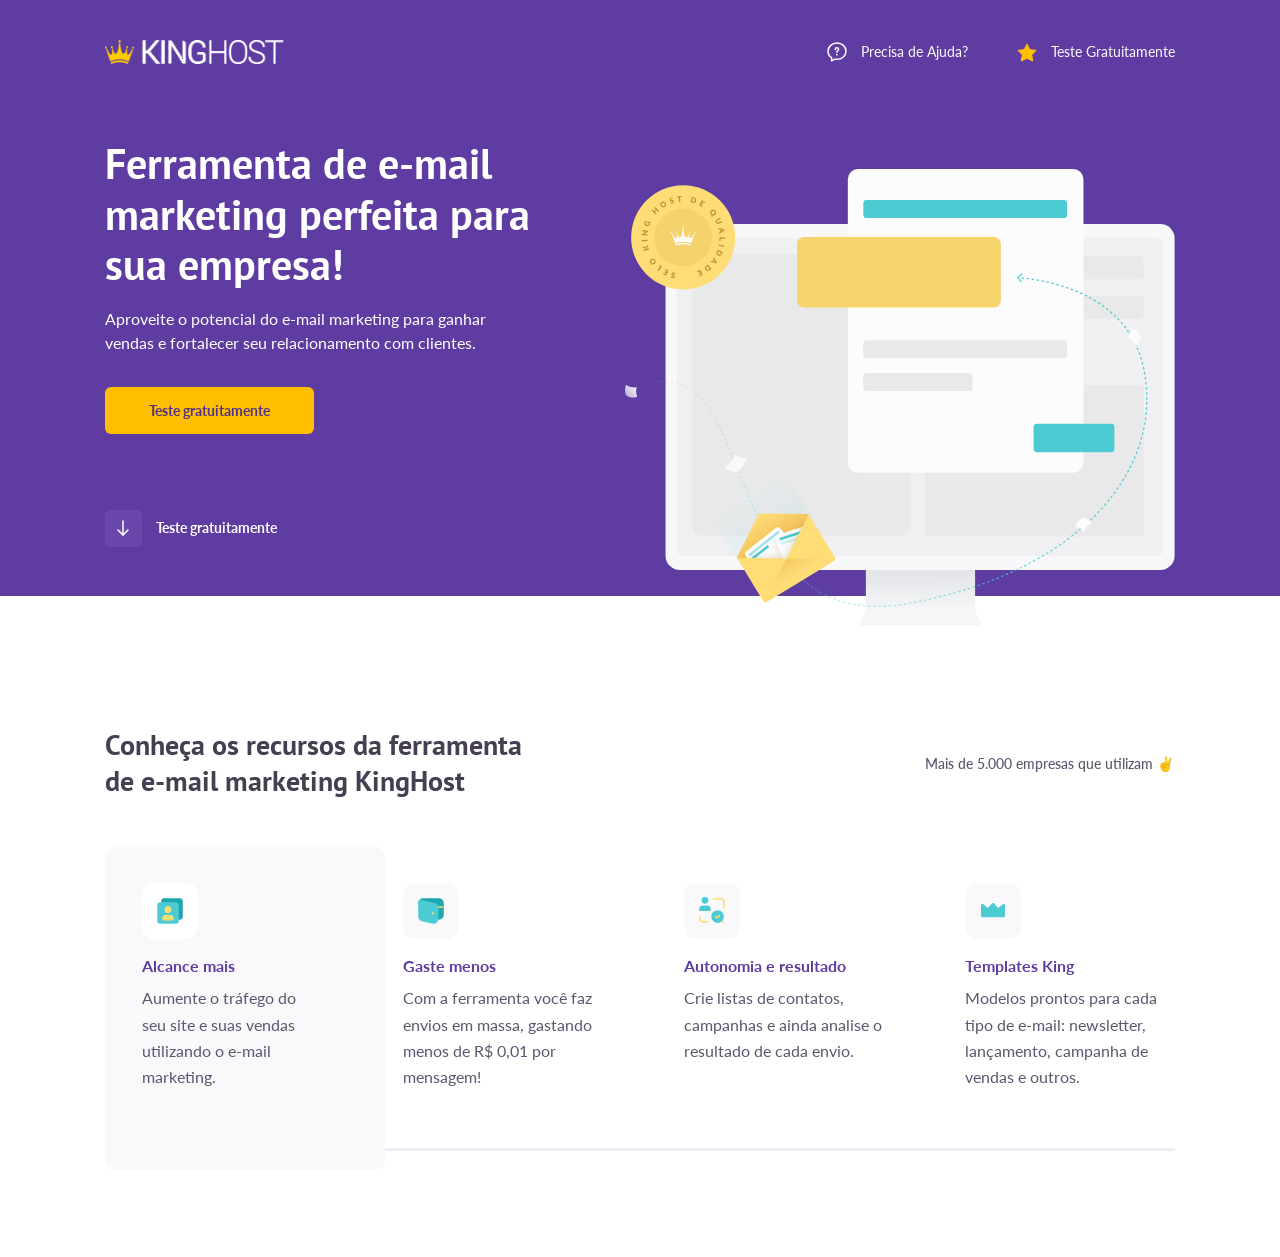
<file: projetos/lp-hostinger/index.html>
<!DOCTYPE html>
<html lang="pt-br">
  <head>
    <meta charset="UTF-8" />
    <meta http-equiv="x-ua-compatible" content="ie=edge" />
    <meta name="viewport" content="width=device-width, initial-scale=1.0" />
    <link rel="preconnect" href="https://fonts.googleapis.com" />
    <link rel="preconnect" href="https://fonts.gstatic.com" crossorigin />
    <link
      href="https://fonts.googleapis.com/css2?family=Lato:wght@400;700&family=PT+Sans:wght@700&display=swap"
      rel="stylesheet"
    />
    <link rel="stylesheet" href="css/main.css" />
    <title>Landing Page - Hostinger</title>
  </head>
  <body>
    <header>
      <div class="container">
        <a href="" class="logo">
          <img src="img/logo.svg" alt=" Logo Hostinger" />
        </a>
        <nav>
          <ul>
            <li>
              <a href="">
                <img src="img/icon-help.svg" alt="Icone de Ajuda" />
                <span>Precisa de Ajuda?</span>
              </a>
            </li>
            <li>
              <a href="">
                <img src="img/icon-star.svg" alt="Icone de Ajuda" />
                <span>Teste Gratuitamente</span>
              </a>
            </li>
          </ul>
        </nav>
      </div>
    </header>

    <section class="s-hero">
      <div class="container">
        <div class="text">
          <h1>Ferramenta de e-mail marketing perfeita para sua empresa!</h1>
          <p>
            Aproveite o potencial do e-mail marketing para ganhar vendas e
            fortalecer seu relacionamento com clientes.
          </p>
          <button>Teste gratuitamente</button>
          <div class="conheca">
            <div class="icon">
              <img src="img/icon-arrow.svg" alt="Icone Arrow" />
            </div>
            <span>Teste gratuitamente</span>
          </div>
        </div>
        <div class="image">
          <img src="img/ilustra.svg" alt="Ilustracao da Hero Section" />
        </div>
      </div>
    </section>

    <section class="s-resources">
      <div class="container">
        <div class="top">
          <h2>
            Conheça os recursos da ferramenta de e-mail marketing KingHost
          </h2>
          <p>Mais de 5.000 empresas que utilizam ✌️</p>
        </div>
        <div class="content">
          <div class="card-feature">
            <div class="icon">
              <img src="img/icone-alcance.svg" alt="" />
            </div>
            <div class="info">
              <h4>Alcance mais</h4>
              <p>
                Aumente o tráfego do seu site e suas vendas utilizando o e-mail
                marketing.
              </p>
            </div>
          </div>
          <ul>
            <li>
              <div class="icon">
                <img src="img/icone-gaste-menos.svg" alt="" />
              </div>
              <div class="info">
                <h4>Gaste menos</h4>
                <p>
                  Com a ferramenta você faz envios em massa, gastando menos de
                  R$ 0,01 por mensagem!
                </p>
              </div>
            </li>
            <li>
              <div class="icon">
                <img src="img/icone-autonomia.svg" alt="" />
              </div>
              <div class="info">
                <h4>Autonomia e resultado</h4>
                <p>
                  Crie listas de contatos, campanhas e ainda analise o resultado
                  de cada envio.
                </p>
              </div>
            </li>
            <li>
              <div class="icon">
                <img src="img/icon-templates.svg" alt="" />
              </div>
              <div class="info">
                <h4>Templates King</h4>
                <p>
                  Modelos prontos para cada tipo de e-mail: newsletter,
                  lançamento, campanha de vendas e outros.
                </p>
              </div>
            </li>
          </ul>
        </div>
      </div>
    </section>
  </body>
</html>
</file>
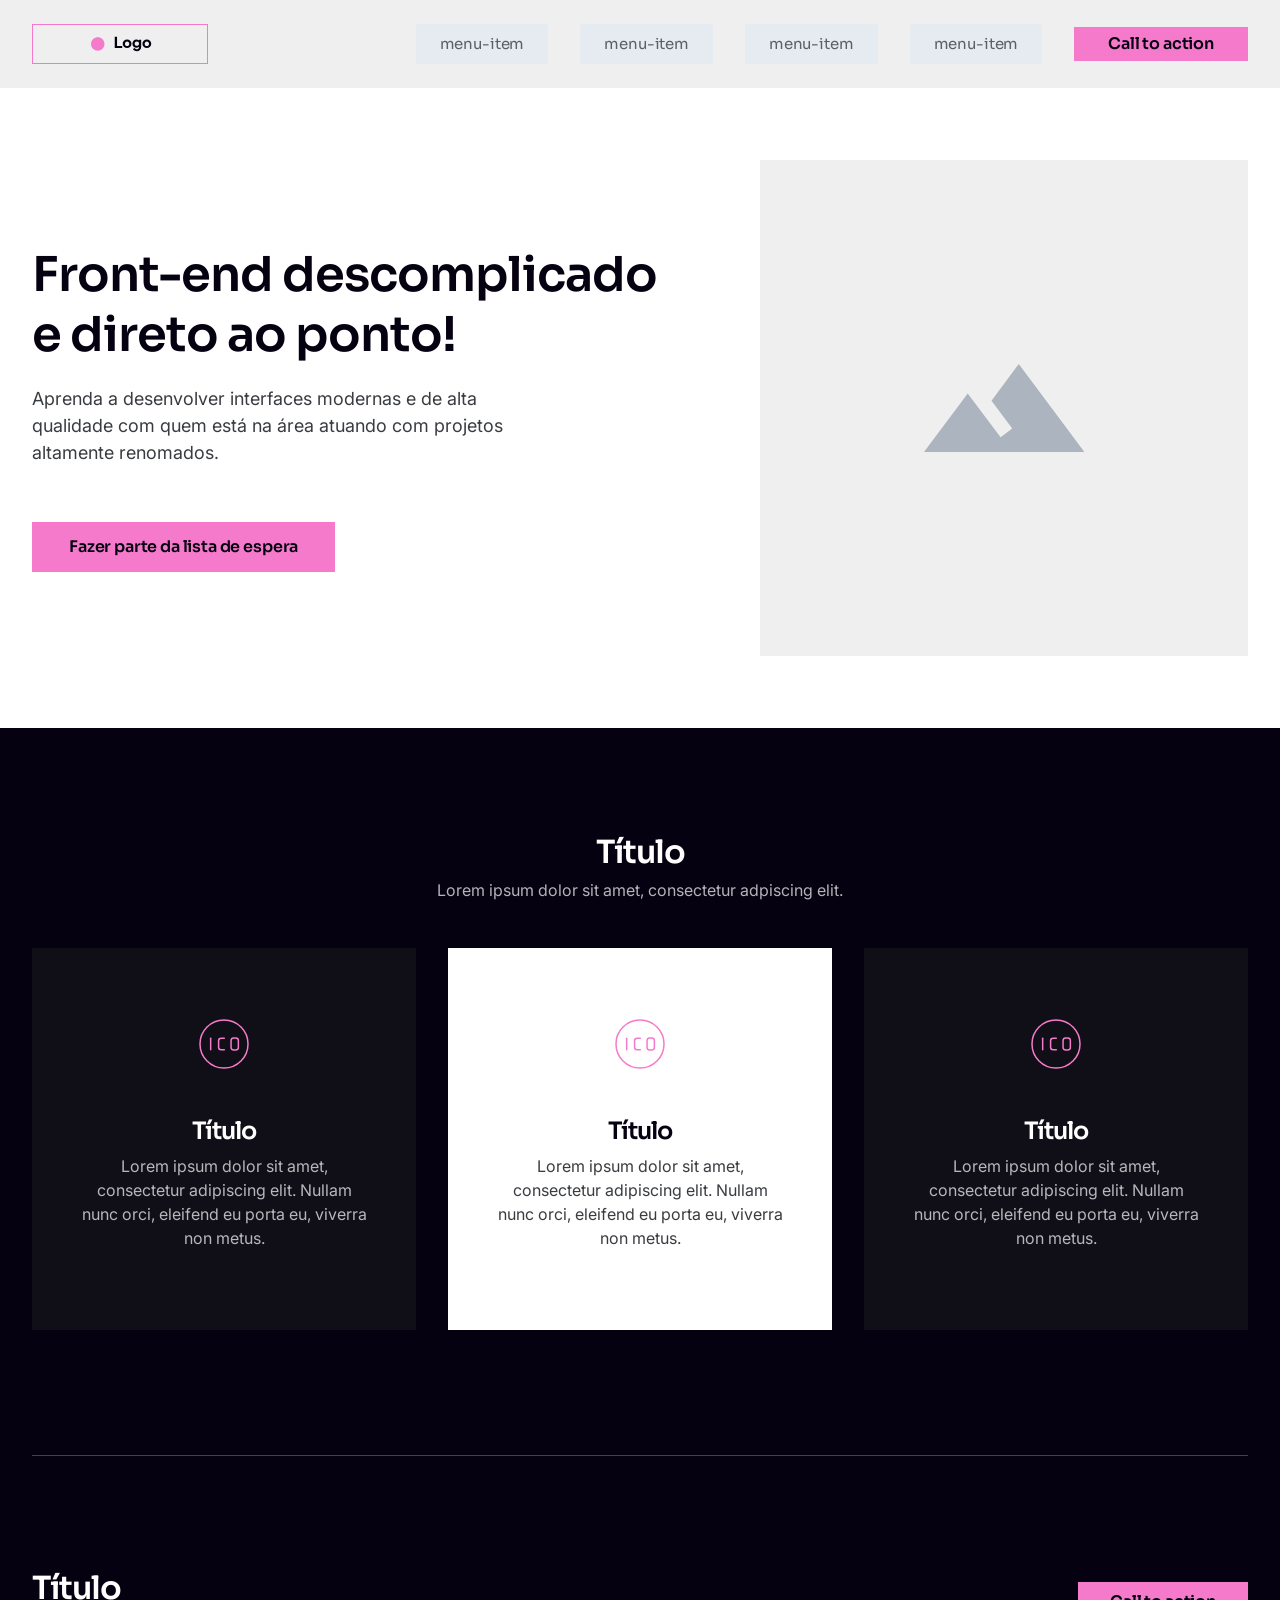
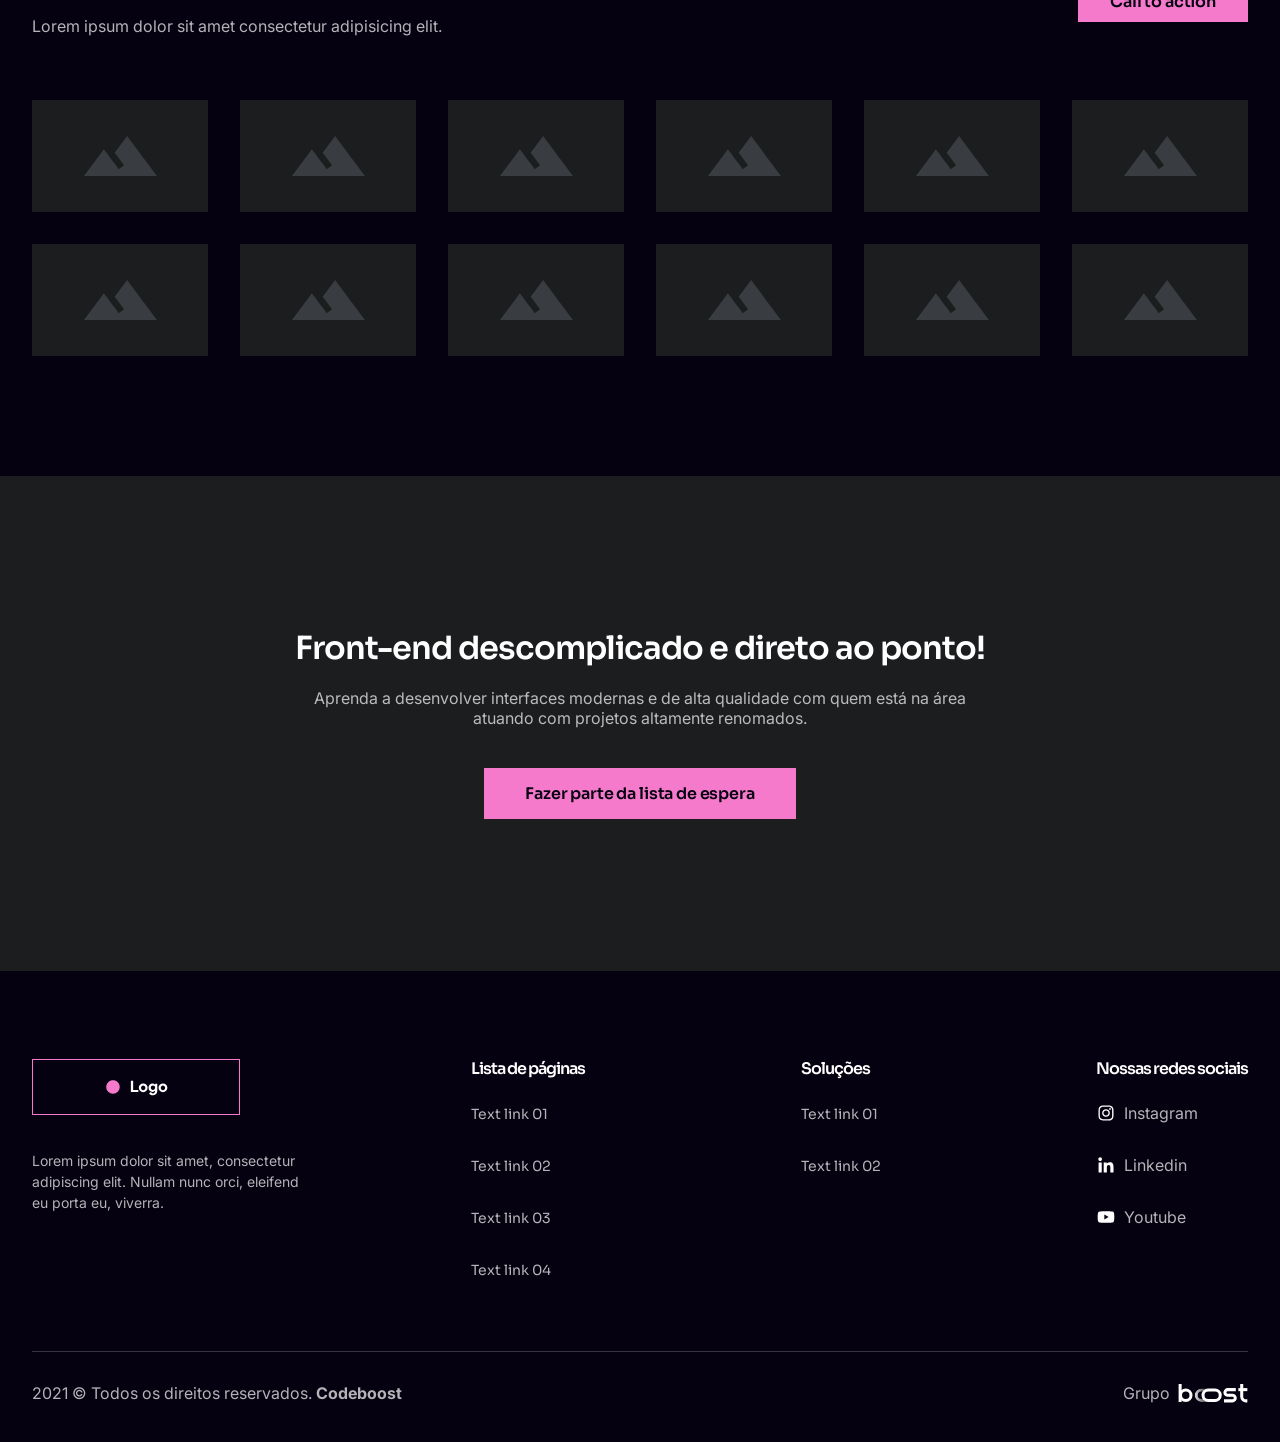
<file: projetos/wireframe/index.html>
<!DOCTYPE html>
<html lang="pt-br">
  <head>
    <meta charset="UTF-8" />
    <meta http-equiv="X-UA-Compatible" content="IE=edge" />
    <meta name="viewport" content="width=device-width, initial-scale=1.0" />
    <!-- FONTES -->
    <link rel="preconnect" href="https://fonts.googleapis.com" />
    <link rel="preconnect" href="https://fonts.gstatic.com" crossorigin />
    <link
      href="https://fonts.googleapis.com/css2?family=Inter:wght@400;700&family=Sora:wght@400;600&display=swap"
      rel="stylesheet"
    />
    <!-- IMPORT DOS ARQUIVOS DO CSS -->
    <link rel="stylesheet" href="css/variables.css" />
    <link rel="stylesheet" href="css/grid.css" />
    <link rel="stylesheet" href="css/patterns.css" />
    <link rel="stylesheet" href="css/syles.css" />
    <link rel="stylesheet" href="css/reset.css" />
    <link rel="stylesheet" href="css/responsive.css" />
    <title>Projeto Wireframe</title>
  </head>
  <body>
    <header>
      <div class="container">
        <a href="./" class="logo"><img src="img/logo.svg" alt="" /></a>
        <nav>
          <ul>
            <li>
              <a href="" class="menu-item">menu-item</a>
            </li>
            <li>
              <a href="" class="menu-item">menu-item</a>
            </li>
            <li>
              <a href="" class="menu-item">menu-item</a>
            </li>
            <li>
              <a href="" class="menu-item">menu-item</a>
            </li>
          </ul>
          <button class="btn-primary">Call to action</button>
        </nav>
        <button class="menu-item menu-mobile">Menu Mobile</button>
      </div>
    </header>

    <section class="s-hero">
      <div class="container">
        <div class="text">
          <h1>Front-end descomplicado e direto ao ponto!</h1>
          <p>
            Aprenda a desenvolver interfaces modernas e de alta qualidade com
            quem está na área atuando com projetos altamente renomados.
          </p>
          <a href="http://" class="btn-primary"
            >Fazer parte da lista de espera</a
          >
        </div>
        <div class="image">
          <img src="img/img-hero.svg" alt="Image Hero" />
        </div>
      </div>
    </section>

    <section class="s-card-featured">
      <div class="container">
        <div class="main-area">
          <div class="title center">
            <h2>Título</h2>
            <p>Lorem ipsum dolor sit amet, consectetur adpiscing elit.</p>
          </div>
          <div class="all-cards">
            <div class="card">
              <div class="icon">
                <img src="img/icon-circle.svg" alt="" />
              </div>
              <div class="info">
                <h3>Título</h3>
                <p>
                  Lorem ipsum dolor sit amet, consectetur adipiscing elit.
                  Nullam nunc orci, eleifend eu porta eu, viverra non metus.
                </p>
              </div>
            </div>
            <div class="card white">
              <div class="icon">
                <img src="img/icon-circle.svg" alt="" />
              </div>
              <div class="info">
                <h3>Título</h3>
                <p>
                  Lorem ipsum dolor sit amet, consectetur adipiscing elit.
                  Nullam nunc orci, eleifend eu porta eu, viverra non metus.
                </p>
              </div>
            </div>
            <div class="card">
              <div class="icon">
                <img src="img/icon-circle.svg" alt="" />
              </div>
              <div class="info">
                <h3>Título</h3>
                <p>
                  Lorem ipsum dolor sit amet, consectetur adipiscing elit.
                  Nullam nunc orci, eleifend eu porta eu, viverra non metus.
                </p>
              </div>
            </div>
          </div>
        </div>
        <div class="second-area">
          <div class="top">
            <div class="title">
              <h2>Título</h2>
              <p>Lorem ipsum dolor sit amet consectetur adipisicing elit.</p>
            </div>
            <a href="" class="btn-primary">Call to action</a>
          </div>
          <div class="all-imgs">
            <div class="image">
              <img src="img/thumb.svg" alt="">
            </div>
            <div class="image">
              <img src="img/thumb.svg" alt="">
            </div>
            <div class="image">
              <img src="img/thumb.svg" alt="">
            </div>
            <div class="image">
              <img src="img/thumb.svg" alt="">
            </div>
            <div class="image">
              <img src="img/thumb.svg" alt="">
            </div>
            <div class="image">
              <img src="img/thumb.svg" alt="">
            </div>
            <div class="image">
              <img src="img/thumb.svg" alt="">
            </div>
            <div class="image">
              <img src="img/thumb.svg" alt="">
            </div>
            <div class="image">
              <img src="img/thumb.svg" alt="">
            </div>
            <div class="image">
              <img src="img/thumb.svg" alt="">
            </div>
            <div class="image">
              <img src="img/thumb.svg" alt="">
            </div>
            <div class="image">
              <img src="img/thumb.svg" alt="">
            </div>
          </div>
        </div>
      </div>
    </section>

    <section class="s-newsletter">
      <div class="container">
        <h2>Front-end descomplicado e direto ao ponto!</h2>
        <p>Aprenda a desenvolver interfaces modernas e de alta qualidade com quem está na área atuando com projetos altamente renomados.</p>
        <a href="" class="btn-primary">Fazer parte da lista de espera</a>
      </div>
    </section>

    <footer>
      <div class="container">
        <main>
          <div class="area-left">
            <img src="img/logo-footer.svg" alt="Logo do footer">
            <p>Lorem ipsum dolor sit amet, consectetur adipiscing elit. Nullam nunc orci, eleifend eu porta eu, viverra.</p>
          </div>
          <nav>
            <div class="item">
              <h6>Lista de páginas</h6>
              <ul>
                <li>
                  <a href="">Text link 01</a>
                </li>
                <li>
                  <a href="">Text link 02</a>
                </li>
                <li>
                  <a href="">Text link 03</a>
                </li>
                <li>
                  <a href="">Text link 04</a>
                </li>
              </ul>
            </div>
            <div class="item">
              <h6>Soluções</h6>
              <ul>
                <li>
                  <a href="">Text link 01</a>
                </li>
                <li>
                  <a href="">Text link 02</a>
                </li>
              </ul>
            </div>
            <div class="item">
              <h6>Nossas redes sociais</h6>
              <ul>
                <li>
                  <a href="">
                    <img src="./img/instagram.svg" alt="Icone Instagram">
                    <span>Instagram</span>
                  </a>
                </li>
                <li>
                  <a href="">
                    <img src="./img/linkedin.svg" alt="Icone Linkedin">
                    <span>Linkedin</span>
                  </a>
                </li>
                <li>
                  <a href="">
                    <img src="./img/youtube.svg" alt="Icone Youtube">
                    <span>Youtube</span>
                  </a>
                </li>
              </ul>
            </div>
          </nav>
        </main>
        <div class="copy">
          <p>2021 © Todos os direitos reservados. <strong>Codeboost</strong></p>
          <div class="group">
            <span>Grupo</span>
            <img src="img/boost.svg" alt="">
          </div>
        </div>
      </div>
    </footer>
  </body>
</html>
</file>
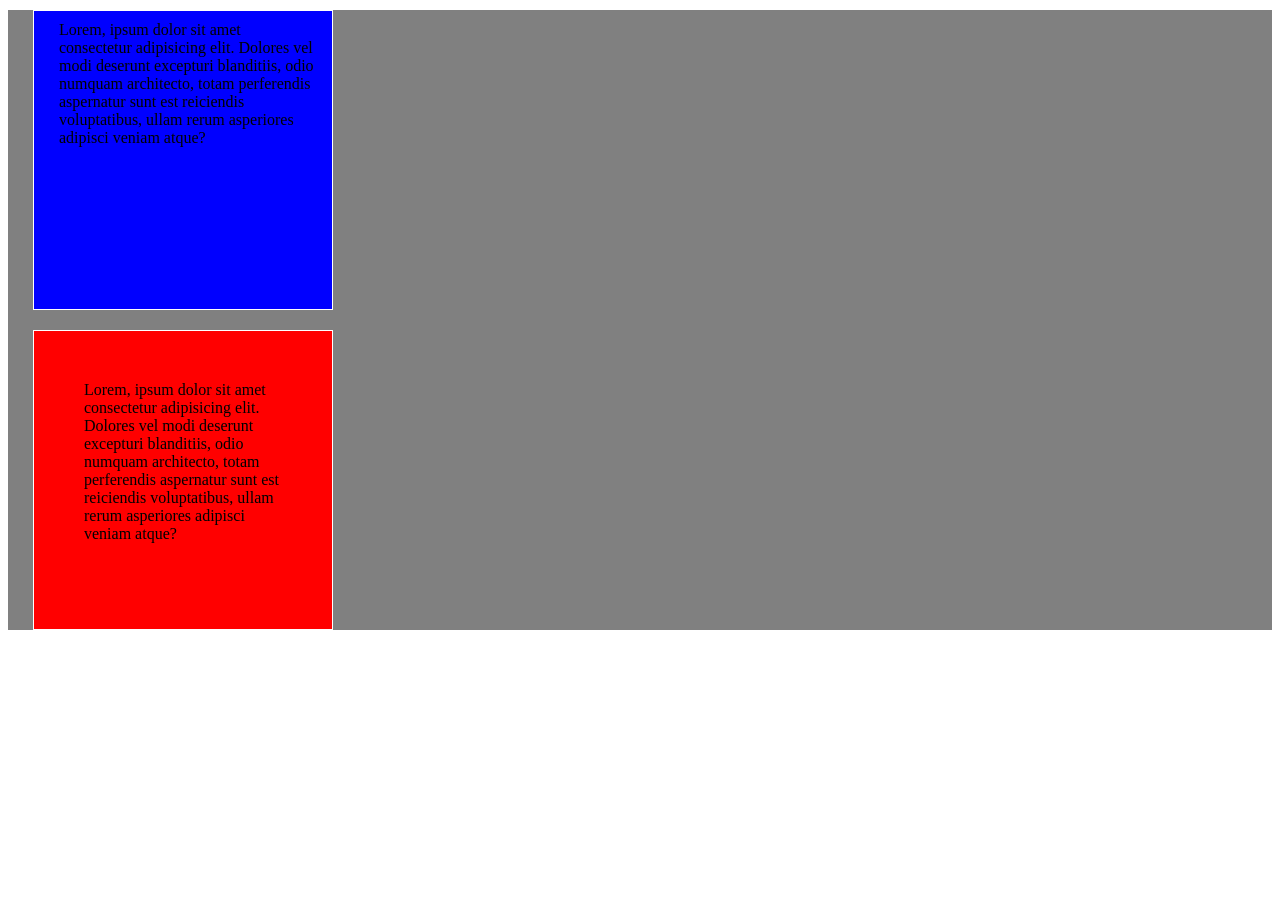
<file: modulo/css/box-model/index.html>
<!DOCTYPE html>
<html lang="en">
<head>
  <meta charset="UTF-8">
  <meta http-equiv="X-UA-Compatible" content="IE=edge">
  <meta name="viewport" content="width=device-width, initial-scale=1.0">
  <title>Box-Model</title>
  <link rel="stylesheet" href="style.css">
</head>
<body>
  <div class="conteudo">
    <div class="caixa-01">
      Lorem, ipsum dolor sit amet consectetur adipisicing elit. Dolores vel modi deserunt excepturi blanditiis, odio numquam architecto, totam perferendis aspernatur sunt est reiciendis voluptatibus, ullam rerum asperiores adipisci veniam atque?
    </div>

    <div class="caixa-02">
      Lorem, ipsum dolor sit amet consectetur adipisicing elit. Dolores vel modi deserunt excepturi blanditiis, odio numquam architecto, totam perferendis aspernatur sunt est reiciendis voluptatibus, ullam rerum asperiores adipisci veniam atque?
    </div>
  </div>
</body>
</html>
</file>
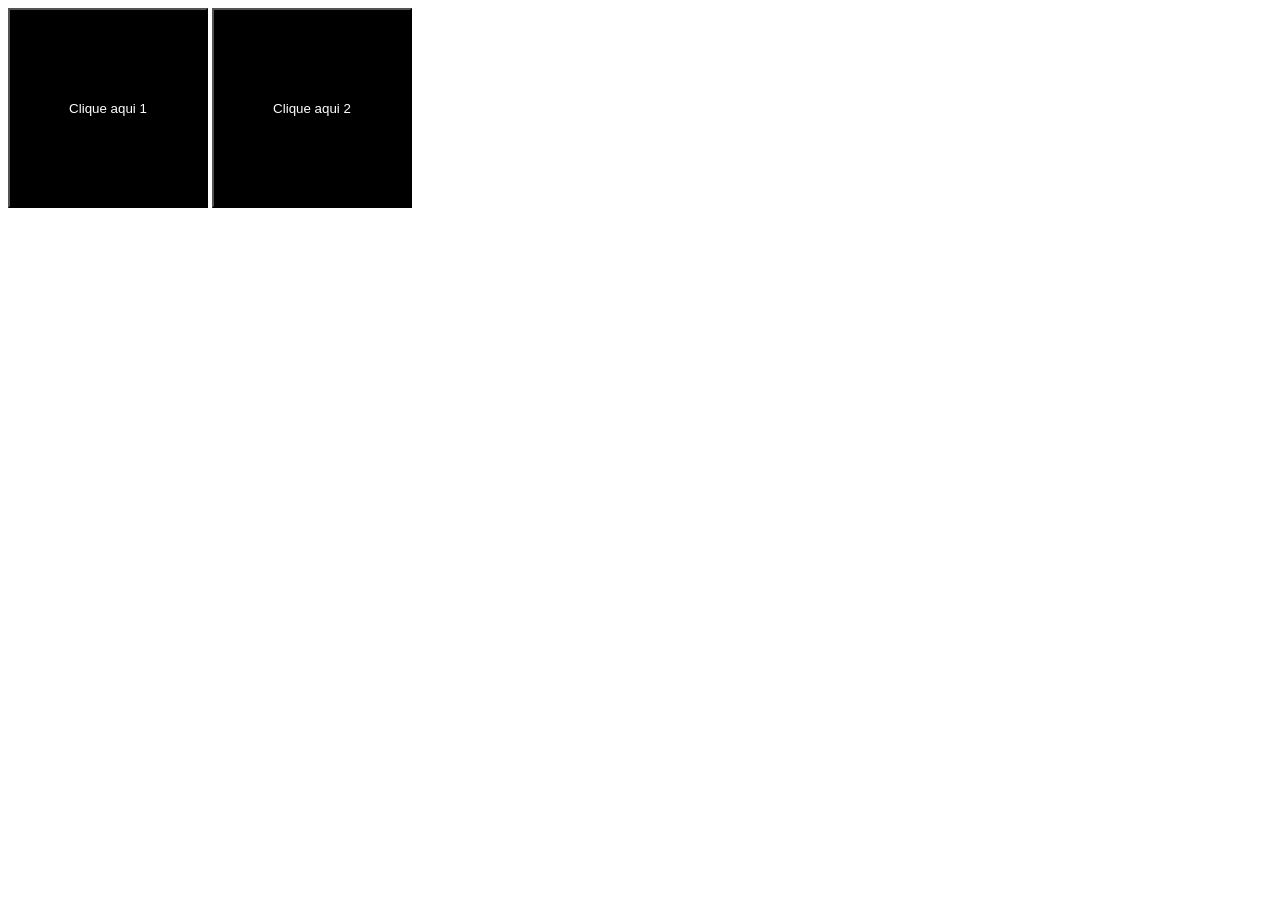
<file: modulo/css/css-transitions/index.html>
<!DOCTYPE html>
<html lang="en">
<head>
  <meta charset="UTF-8">
  <meta http-equiv="X-UA-Compatible" content="IE=edge">
  <meta name="viewport" content="width=device-width, initial-scale=1.0">
  <link rel="stylesheet" href="style.css">
  <title>CSS - Transition</title>
</head>
<body>
  <button class="botao-1">Clique aqui 1</button>
  <button class="botao-2">Clique aqui 2</button>
</body>
</html>
</file>
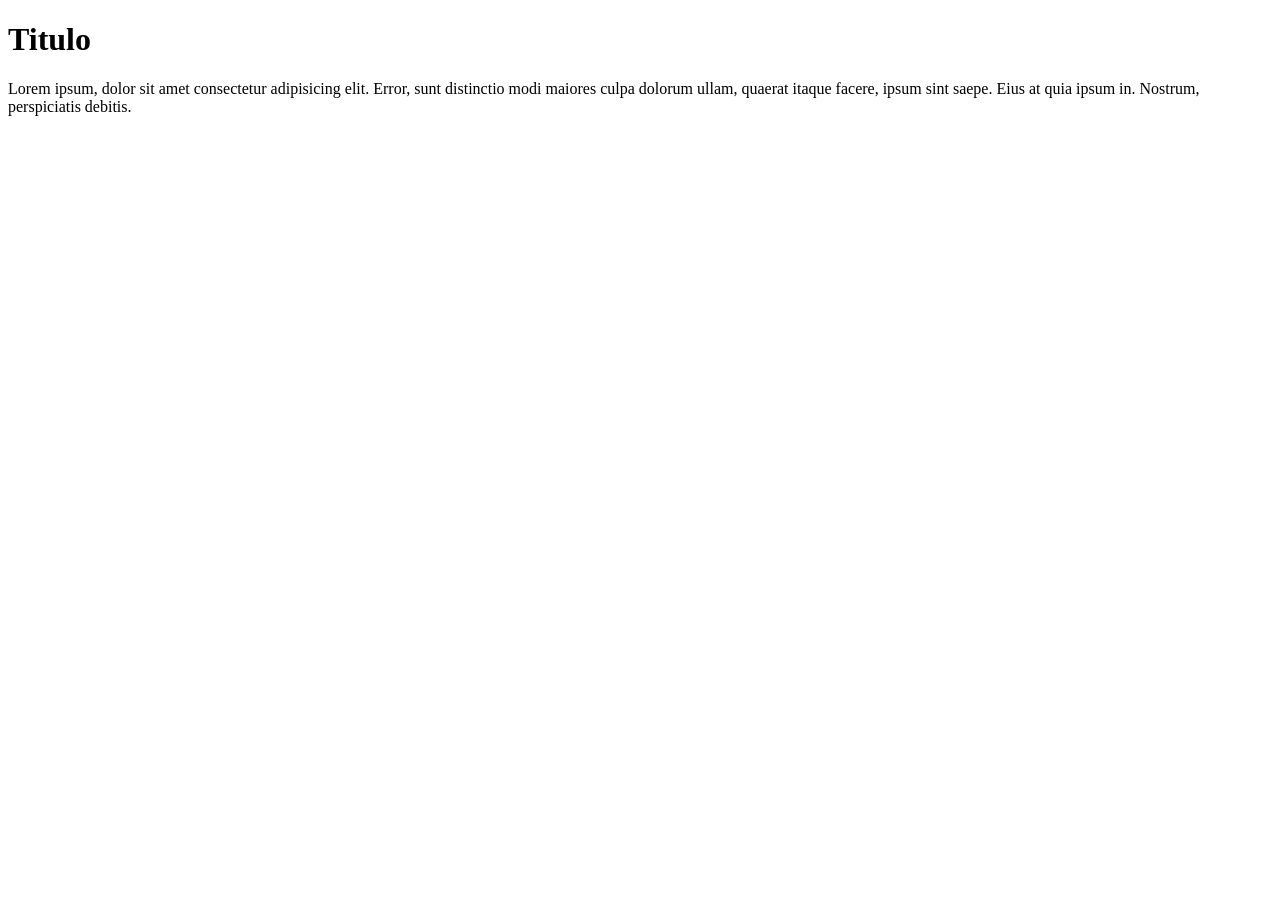
<file: modulo/css/dicas-responsividade/index.html>
<!DOCTYPE html>
<html lang="pt-br">
<head>
  <meta charset="UTF-8">
  <meta http-equiv="X-UA-Compatible" content="IE=edge">
  <meta name="viewport" content="width=device-width, initial-scale=1.0">
  <title>Dicas de Responsividade</title>
</head>
<body>
  <div class="texto">
    <h1>Titulo</h1>
    <p>Lorem ipsum, dolor sit amet consectetur adipisicing elit. Error, sunt distinctio modi maiores culpa dolorum ullam, quaerat itaque facere, ipsum sint saepe. Eius at quia ipsum in. Nostrum, perspiciatis debitis.</p>
  </div>
</body>
</html>
</file>
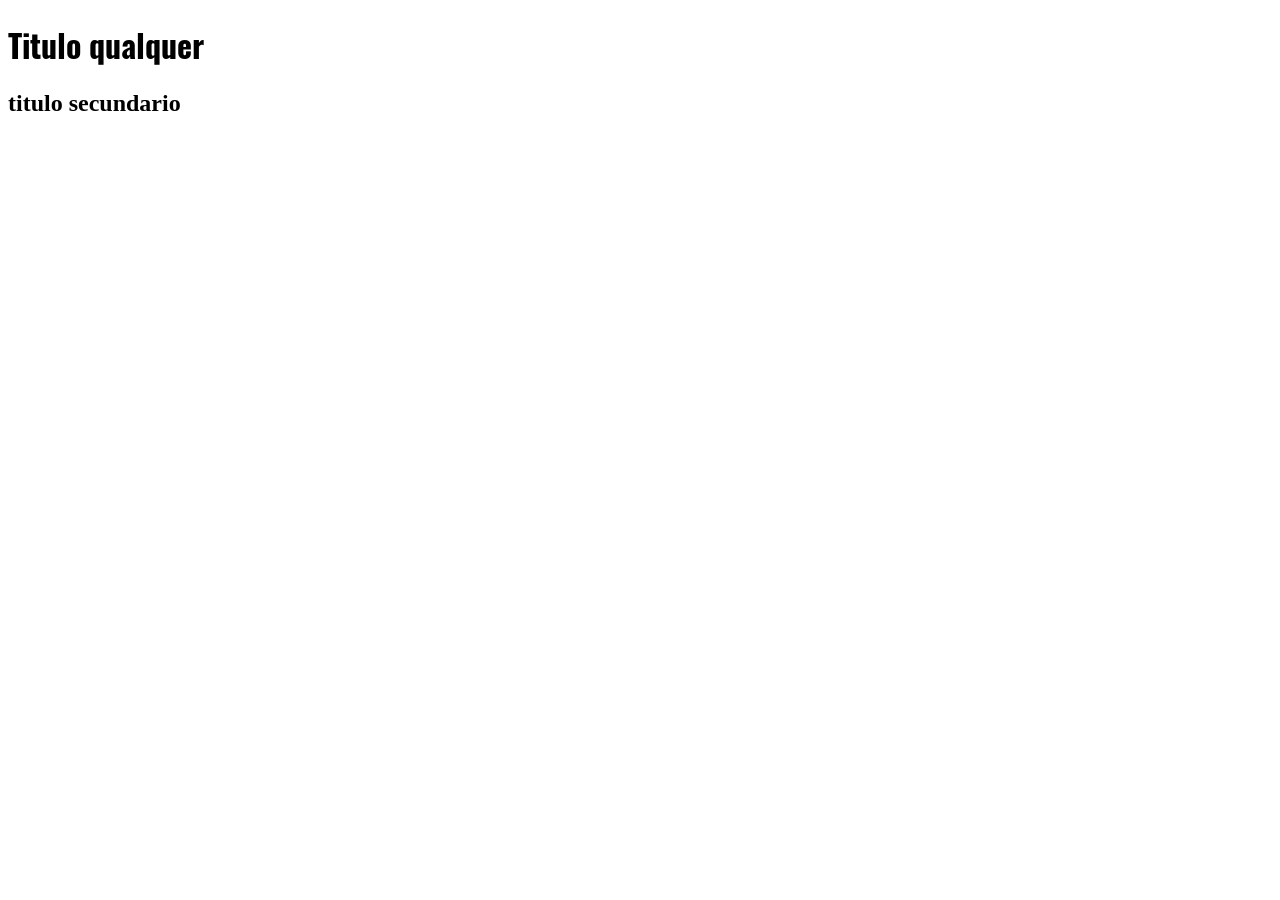
<file: modulo/css/fontes-personalizados/index.html>
<!DOCTYPE html>
<html lang="en">
  <head>
    <meta charset="UTF-8" />
    <meta http-equiv="X-UA-Compatible" content="IE=edge" />
    <meta name="viewport" content="width=device-width, initial-scale=1.0" />
    <title>fontes-personalizadas</title>
    <link rel="stylesheet" href="style.css" />
    <link rel="preconnect" href="https://fonts.googleapis.com" />
    <link rel="preconnect" href="https://fonts.gstatic.com" crossorigin />
    <link
      href="https://fonts.googleapis.com/css2?family=Lato:ital,wght@0,100;0,300;0,400;0,700;0,900;1,100;1,300;1,400;1,700;1,900&display=swap"
      rel="stylesheet"
    />
  </head>
  <body>
    <h1>Titulo qualquer</h1>
    <h2>titulo secundario</h2>
  </body>
</html>
</file>
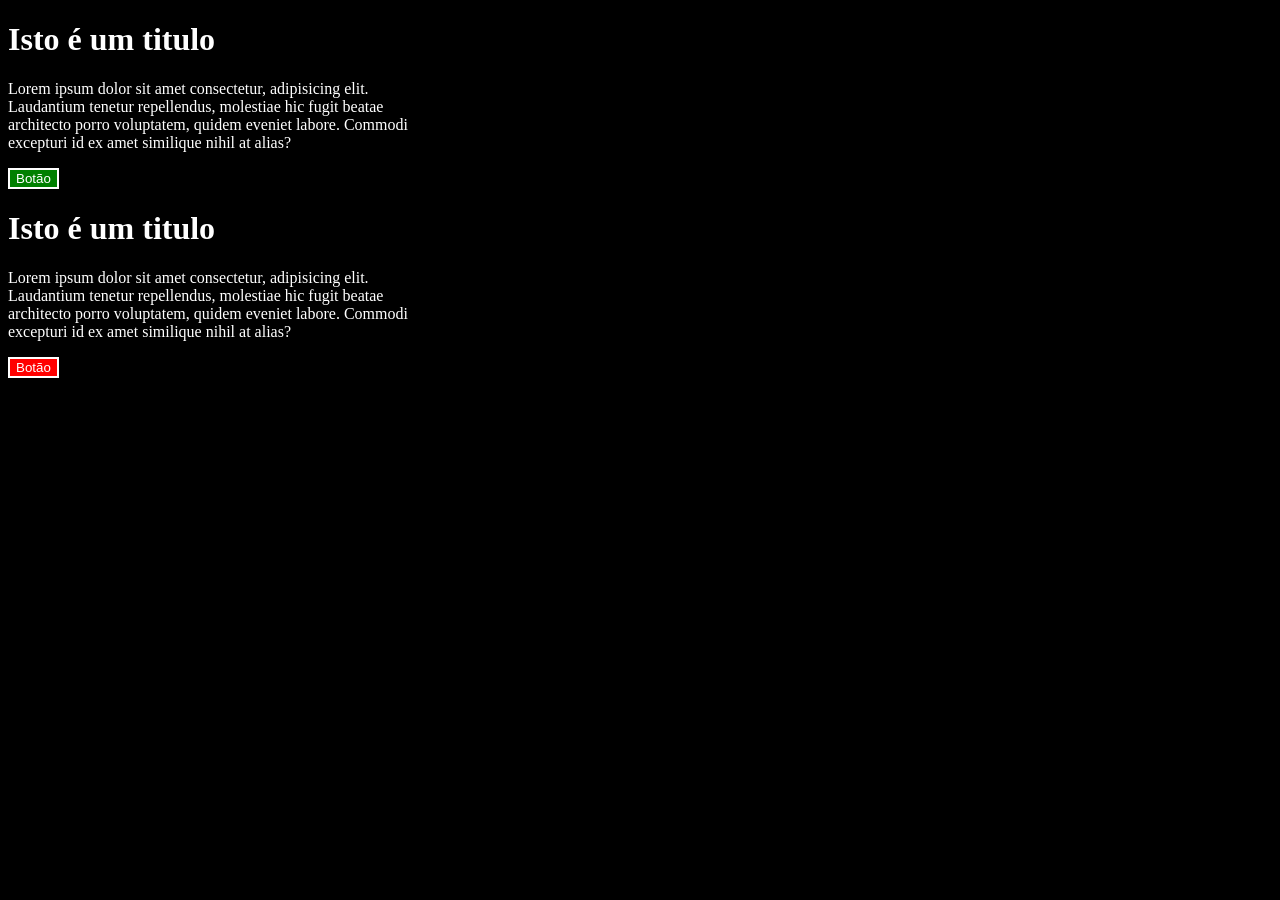
<file: modulo/css/introducao/index.html>
<!DOCTYPE html>
<html lang="en">
<head>
  <meta charset="UTF-8">
  <meta http-equiv="X-UA-Compatible" content="IE=edge">
  <meta name="viewport" content="width=device-width, initial-scale=1.0">
  <title>Introdução ao CSS</title>
  <link rel="stylesheet" href="style.css">
</head>
<body>
<div class="div-direita">
  <h1>Isto é um titulo</h1>

  <p>Lorem ipsum dolor sit amet consectetur, adipisicing elit. Laudantium tenetur repellendus, molestiae hic fugit beatae architecto porro voluptatem, quidem eveniet labore. Commodi excepturi id ex amet similique nihil at alias?</p>

  <button>Botão</button>
</div>
<div class="div-esquerda">
  <h1>Isto é um titulo</h1>

  <p>Lorem ipsum dolor sit amet consectetur, adipisicing elit. Laudantium tenetur repellendus, molestiae hic fugit beatae architecto porro voluptatem, quidem eveniet labore. Commodi excepturi id ex amet similique nihil at alias?</p>

  <button>Botão</button>
</div>
  
</body>
</html>
</file>
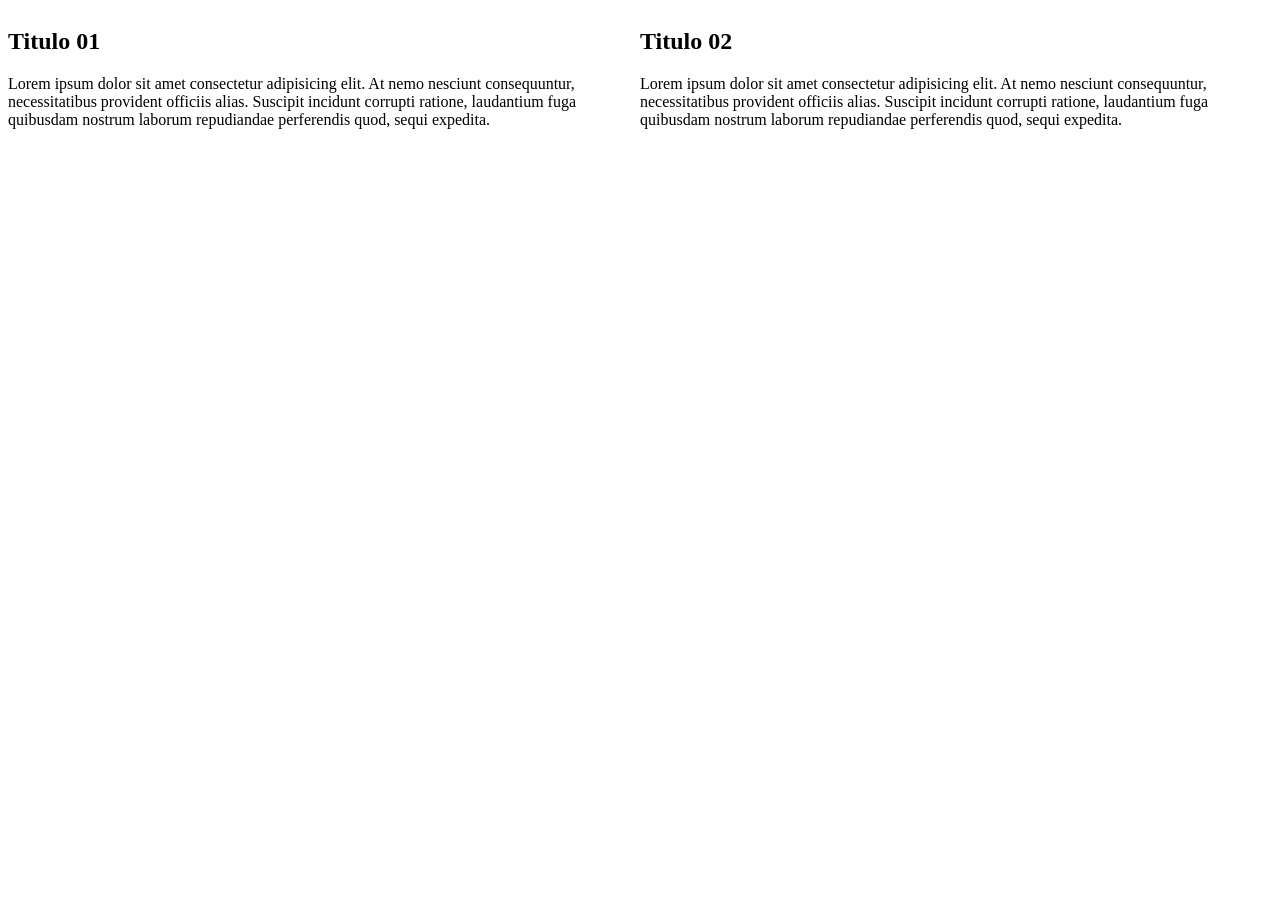
<file: modulo/css/media-queries/index.html>
<!DOCTYPE html>
<html lang="en">
<head>
  <meta charset="UTF-8">
  <meta http-equiv="X-UA-Compatible" content="IE=edge">
  <meta name="viewport" content="width=device-width, initial-scale=1.0">
  <title>Media Queries</title>
  <link rel="stylesheet" href="style.css">
</head>
<body>
  <section>
    <div class="area-vermelha">
      <h1>Titulo 01</h1>
      <p>Lorem ipsum dolor sit amet consectetur adipisicing elit. At nemo nesciunt consequuntur, necessitatibus provident officiis alias. Suscipit incidunt corrupti ratione, laudantium fuga quibusdam nostrum laborum repudiandae perferendis quod, sequi expedita.</p>
    </div>
  
    <div class="area-azul">
      <h2>Titulo 02</h2>
      Lorem ipsum dolor sit amet consectetur adipisicing elit. At nemo nesciunt consequuntur, necessitatibus provident officiis alias. Suscipit incidunt corrupti ratione, laudantium fuga quibusdam nostrum laborum repudiandae perferendis quod, sequi expedita.
    </div>  
  </section>
  
</body>
</html>
</file>
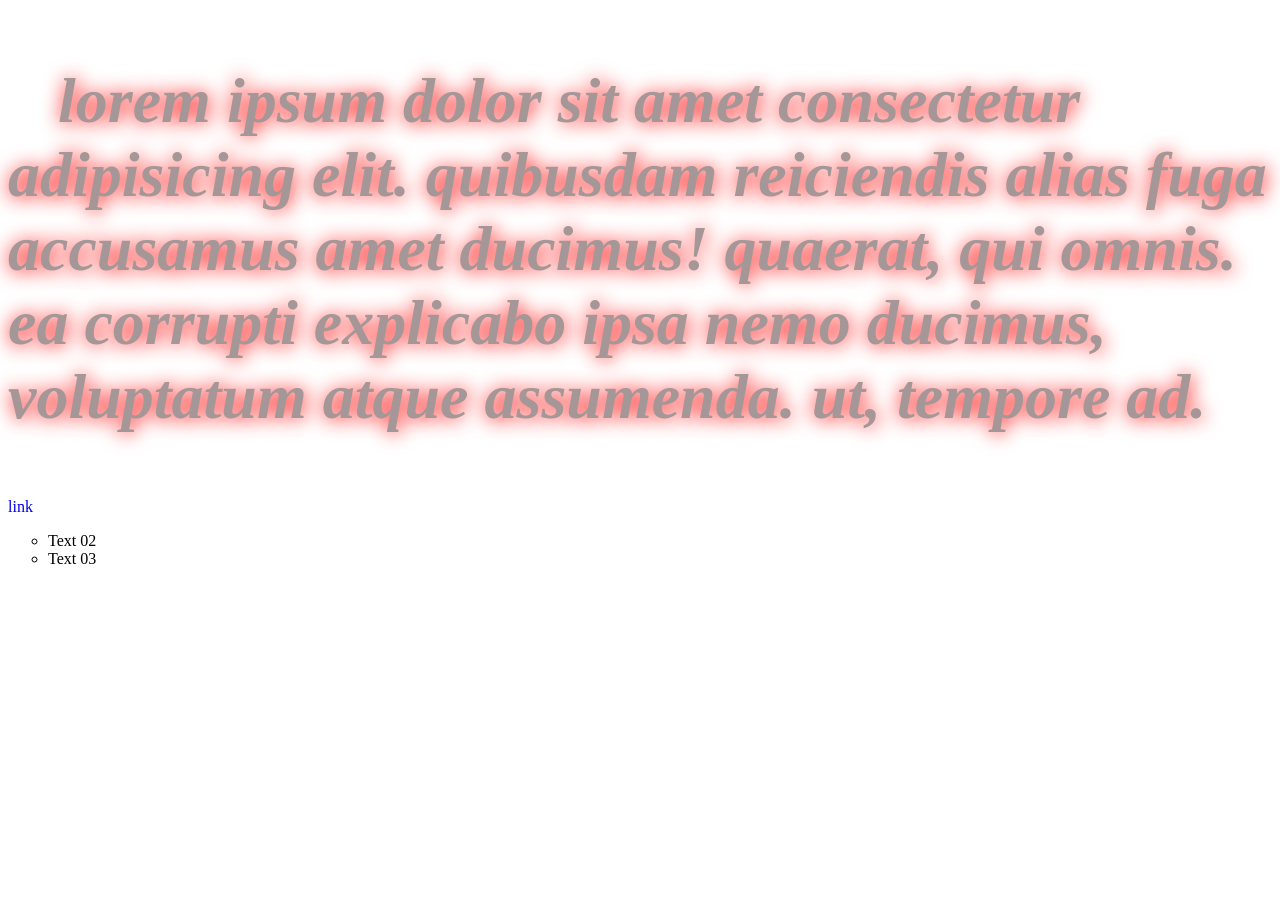
<file: modulo/css/propriedadesDeTexto/index.html>
<!DOCTYPE html>
<html lang="en">
<head>
  <meta charset="UTF-8">
  <meta http-equiv="X-UA-Compatible" content="IE=edge">
  <meta name="viewport" content="width=device-width, initial-scale=1.0">
  <title>Document</title>
  <link rel="stylesheet" href="style.css">
</head>
<body>
  <p>Lorem ipsum dolor sit amet consectetur adipisicing elit. Quibusdam reiciendis alias fuga accusamus amet ducimus! Quaerat, qui omnis. Ea corrupti explicabo ipsa nemo ducimus, voluptatum atque assumenda. Ut, tempore ad.</p>
  
  <a href="http://">link</a>

  <ul>
    <li>Text 02</li>
    <li>Text 03</li>
  </ul>

</body>
</html>
</file>
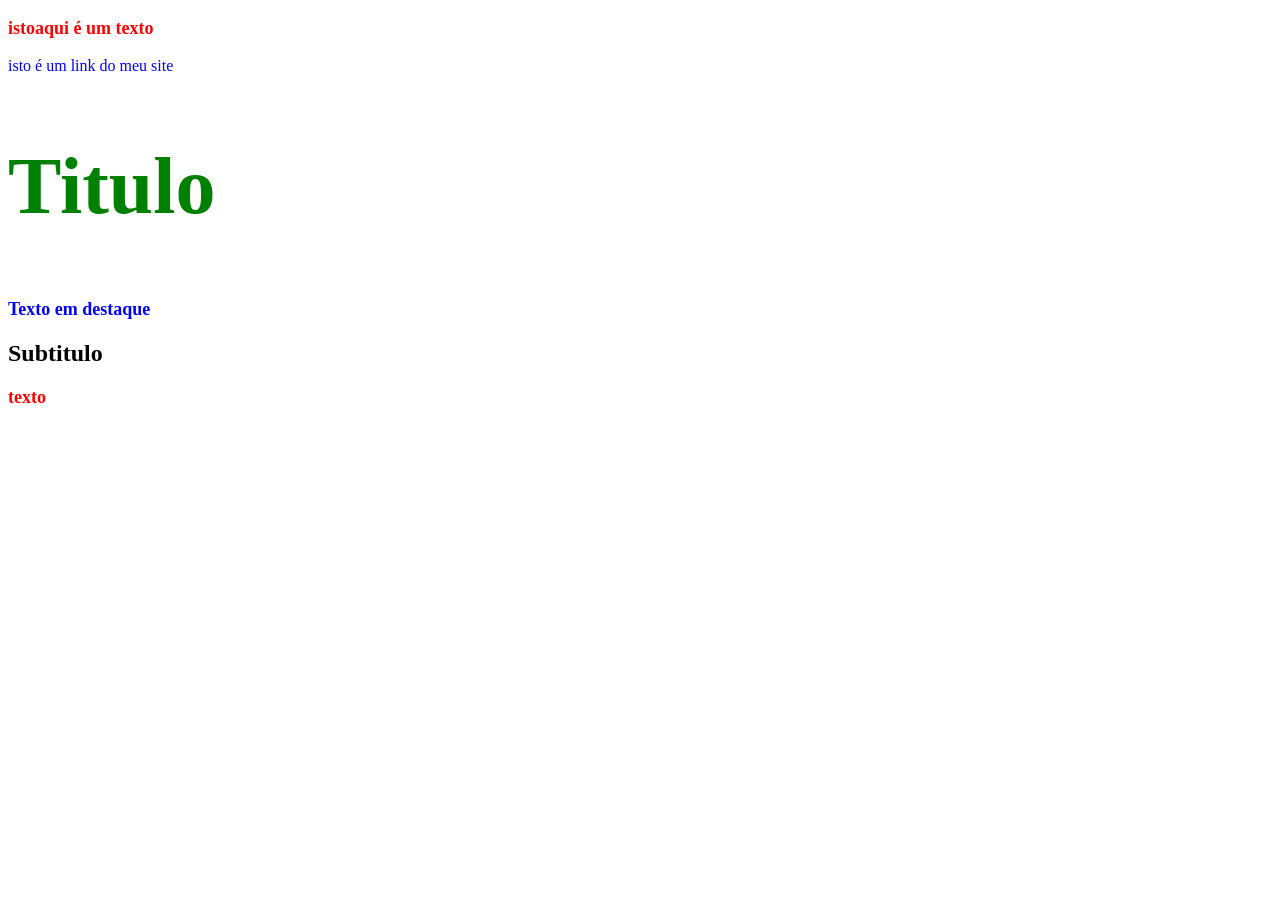
<file: modulo/css/seletores/index.html>
<!DOCTYPE html>
<html lang="en">
<head>
  <meta charset="UTF-8">
  <meta http-equiv="X-UA-Compatible" content="IE=edge">
  <meta name="viewport" content="width=device-width, initial-scale=1.0">
  <title>Seletores</title>
  <link rel="stylesheet" href="styles.css">
</head>
<body>
  <p>istoaqui é um texto</p>
  <a href="">isto é um link do meu site</a>

  <section>
    <h1>Titulo</h1>
    <p>Texto <span> em destaque</span></p>
  </section>

  <footer>
    <h2>Subtitulo</h2>
    <p>texto</p>
  </footer>
</body>
</html>
</file>
<file: projetos/lp-hostinger/css/main.css>
*{margin:0;padding:0;box-sizing:border-box;border:none;outline:none;list-style:none;text-decoration:none;font-family:'Lato', sans-serif}img{max-width:100%;display:block}html{font-size:62.5%}@media (max-width: 1280px){html{font-size:55%}}.container{width:100%;max-width:124.6rem;padding:0 1.5rem;margin:0 auto}header{z-index:9;position:fixed;top:0;left:0;width:100%;height:11.9rem;background-color:#5F3CA1;display:flex}header .container{display:flex;flex-direction:row;align-items:center;justify-content:space-between}header nav ul{display:flex;align-items:center}header nav ul li:not(:first-child){margin-left:5.6rem}header nav ul li a{display:flex;align-items:center}header nav ul li a span{font-size:1.6rem;margin-left:1.6rem;line-height:1.9rem;color:#FCFCFC}@media (max-width: 600px){header .container{justify-content:center}header nav{display:none}}@media (max-width: 480px){header{height:8rem}header .logo{max-width:140px}}.s-hero{margin-top:11.9rem;background-color:#5F3CA1;padding-top:3.9rem}.s-hero .container{display:flex;flex-direction:row;align-items:flex-start;justify-content:space-between}.s-hero .text{width:100%;max-width:55rem}.s-hero .text h1{font-family:'PT Sans', sans-serif;font-weight:bold;font-size:4.8rem;line-height:120%;color:#fff;margin-bottom:16px}.s-hero .text p{font-size:1.8rem;line-height:150%;color:#fff;max-width:48.8rem;margin-bottom:32px}.s-hero .text button{display:inline-block;height:5.4rem;line-height:5.4rem;background-color:#FFBF00;color:#503387;border-radius:6px;padding:0px 5rem;font-weight:bold;font-size:1.6rem;cursor:pointer;transition:all .3s;margin-bottom:8.6rem}.s-hero .text button:hover{background-color:#503387;color:#FFBF00}.s-hero .text .conheca{display:flex;align-items:center}.s-hero .text .conheca .icon{width:4.2rem;height:4.2rem;background-color:rgba(124,90,186,0.4);border-radius:0.6rem;display:flex;flex-direction:row;align-items:center;justify-content:center}.s-hero .text .conheca span{font-weight:bold;font-size:1.6rem;line-height:1.9rem;color:#fff;margin-left:1.6rem}.s-hero .image{position:relative;top:3.4rem}@media (max-width: 991px){.s-hero .container{flex-direction:column}.s-hero .text{max-width:100%;margin-bottom:3rem}.s-hero .text h1{text-align:center}.s-hero .text p{max-width:100%;text-align:center}.s-hero .text button{display:block;margin:0 auto;margin-bottom:4rem}.s-hero .text .conheca{justify-content:center}}@media (max-width: 600px){.s-hero{padding:2.5rem;margin-top:8rem}.s-hero .text h1{font-size:4.3rem}.s-hero .image{left:-9px}}@media (max-width: 480px){.s-hero .text h1{font-size:3.2rem}}.s-resources{padding-top:14.9rem;padding-bottom:9.9rem}.s-resources .top{display:flex;flex-direction:row;align-items:center;justify-content:space-between;margin-bottom:5.3rem}.s-resources .top h2{max-width:50.2rem;font-family:'PT Sans', sans-serif;font-weight:bold;font-size:3.2rem;line-height:130%;color:#453F51}.s-resources .top p{font-weight:500;font-size:1.6rem;line-height:150%;color:#5E5570}.s-resources .content{display:flex;flex-direction:row;align-items:flex-start;justify-content:space-between}.s-resources .content .icon{width:6.4rem;height:6.4rem;background-color:rgba(197,190,220,0.1);border-radius:12px;display:flex;flex-direction:row;align-items:center;justify-content:center;margin-bottom:3rem}.s-resources .content .info{max-width:23.9rem}.s-resources .content .info h4{font-weight:bold;font-size:1.8rem;line-height:2.2px;color:#5F3CA1;margin-bottom:2rem}.s-resources .content .info p{font-size:16px;line-height:165%;color:#5E5570}.s-resources .content .card-feature{width:100%;max-width:280px;height:323px;background-color:rgba(197,190,220,0.1);border-radius:1.2rem;padding-top:4.1rem;padding-left:4.2rem}.s-resources .content .card-feature .icon{background-color:#fff}.s-resources .content .card-feature .info{max-width:20.4rem}.s-resources .content ul{width:100%;max-width:90.4rem;display:flex;flex-direction:row;align-items:flex-start;justify-content:space-between;margin-top:4.1rem;border-bottom:3px solid rgba(95,60,161,0.1);padding-bottom:6.5rem;padding-left:2rem}@media (max-width: 991px){.s-resources .content{flex-direction:column;align-items:flex-start}.s-resources .content .card-feature{max-width:100%;height:auto;padding:3rem;display:flex;flex-direction:column;align-items:center;justify-content:center}.s-resources .content .card-feature .info{max-width:100%}.s-resources .content .card-feature .info h4,.s-resources .content .card-feature .info p{text-align:center}}@media (max-width: 768px){.s-resources{padding-top:10rem;padding-bottom:5rem}.s-resources .top{flex-direction:column}.s-resources .top h2{text-align:center;margin-bottom:2rem}.s-resources .content ul{gap:2.5rem}}@media (max-width: 480px){.s-resources{padding-top:6rem}.s-resources .content ul{flex-direction:column;padding-left:0rem;margin-top:3rem}.s-resources .content ul li{display:flex;flex-direction:column;align-items:center;justify-content:center}.s-resources .content ul li h4,.s-resources .content ul li p{text-align:center}.s-resources .content .info{max-width:95%}}
</file>
<file: projetos/wireframe/css/variables.css>
:root {
  --brand-color-pink : #F67ACB;
  --gray-colors-50: #E6EBF2;
  --gray-colors-100: #050110;
  --gray-colors-200: #1C1D1F;
  --gray-colors-300: #393C40;
  --gray-colors-400: #5C6066;
  --gray-colors-800: #EFEFEF;
  --white-colors-text: rgba(255, 255, 255, 0.7);
  --white: #FFF;
}
</file>
<file: projetos/wireframe/css/grid.css>
.container {
  width: 100%;
  /* de acordo com a grid do site + 30px do padding */
  max-width: 1246px; 
  margin: 0 auto;
  padding: 0px 15px;
}
</file>
<file: projetos/wireframe/css/patterns.css>
/* PADRÃO DE TITULOS */
h1,
h2,
h3 {
  font-family: "Sora", sans-serif;
  font-weight: 600;
  line-height: 125%;
  letter-spacing: -1px;
}

h2,
h3 {
  color: var(--white);
  color: var(--white);
}

h1 {
  font-size: 4.8rem;
  color: var(--gray-colors-100);
}

h2 {
  font-size: 3.2rem;
}

h3 {
  font-size: 2.4rem;
}

/* PADRÃO DE BOTÕES */
.btn-primary {
  display: inline-block;
  background-color: var(--brand-color-pink);
  padding: 1.2rem 3.2rem;
  font-family: "Sora", sans-serif;
  font-weight: 600;
  line-height: 100%;
  letter-spacing: -0.01em;
  color: var(--gray-colors-100);
  transition: transform .3s;
}

.btn-primary:hover {
  transform: scale(1.05);
}

.menu-item {
  display: inline-block;
  background-color:var(--gray-colors-50);
  padding: 1.2rem 2.4rem;
  font-family: "Sora", sans-serif;
  font-size: 1.5rem;
  line-height: 105%;
  letter-spacing: -0.01em;
  color: var( --gray-colors-400);
  transition: all .3s;
}

.menu-item:hover {
  background-color: #ACB4BF;
  color: var(--white);
}
</file>
<file: projetos/wireframe/css/syles.css>
/* HEADER */
header {
  position: fixed;
  top: 0;
  width: 100%;
  height: 8.8rem;
  background-color: var(--gray-colors-800);
  display: flex;
  z-index: 2021;
}

header .container {
  display: flex;
  justify-content: space-between;
  align-items: center;
}

header nav {
  display: flex;
  align-items: center;
}

header .menu-mobile {
  display: none;
}

header nav ul {
  display: flex;
  margin-right: 32px;
}

header nav ul li {
  margin-left: 32px;
}

header nav ul li:first-child {
  margin-left: 0px;
}

header nav ul li:last-child {
  margin-right: 0px;
}

header nav .btn-primary {
  padding: 0.9rem 3.4rem;
}

/* SECTION HERO */
.s-hero {
  padding: 7.2rem 0rem;
  margin-top: 8.8rem;
}

.s-hero .container {
  display: flex;
  justify-content: space-between;
  align-items: center;
}

.s-hero .text {
  width: 100%;
  max-width: 640px;
}

.s-hero .text h1 {
  margin-bottom: 20px;
  line-height: 125%;
  letter-spacing: -1px;
}

.s-hero .text p {
  margin-bottom: 56px;
  max-width: 488px;
  font-size: 18px;
  line-height: 150%;
  color: var(--gray-colors-300);
}

.s-hero .text .btn-primary {
  padding: 1.7rem 3.7rem;
}

.s-hero .image {
  width: 100%;
  max-width: 488px;
  height: 496px;
  background-color: var(--gray-colors-800);
  display: flex;
  align-items: center;
  justify-content: center;
}

/* SECTION FEATURE CARDS */

.s-card-featured {
  background-color: var(--gray-colors-100);
  padding-top: 104px;
  padding-bottom: 120px;
}

.s-card-featured .main-area {
  border-bottom: 1px solid rgba(255, 255, 255, 0.25);
  padding-bottom: 125px;
}

.s-card-featured .title {
  display: flex;
  flex-direction: column;
}

.s-card-featured .title.center{
  align-items: center;
}

.s-card-featured .title p {
  margin-top: 0.8rem;
}

.s-card-featured p {
  color: var(--white-colors-text);
}

.s-card-featured .all-cards {
  display: flex;
  justify-content: space-between;
  margin-top: 4.8rem;
}

.s-card-featured .all-cards .card {
  width: 100%;
  max-width: 384px;
  height: 382px;
  background-color: rgba(28, 29, 31, 0.5);
  display: flex;
  flex-direction: column;
  align-items: center;
  padding-top: 6.4rem;
}

.s-card-featured .all-cards .card.white {
  background-color: var(--white);
}

.s-card-featured .all-cards .card.white h3 {
  color: var(--gray-colors-100);
}

.s-card-featured .all-cards .card.white p {
  color: var(--gray-colors-300);
}

.s-card-featured .all-cards .card .info {
  margin-top: 4.0rem;
  max-width: 28.8rem;
}

.s-card-featured .all-cards .card .info h3 {
  text-align: center;
}

.s-card-featured .all-cards .card .info p {
  text-align: center;
  margin-top: 8px;
  line-height: 150%;
}

.s-card-featured .second-area {
  margin-top: 112px;
}

.s-card-featured .second-area .top {
  display: flex;
  align-items: center;
  justify-content: space-between;
  margin-bottom: 64px;
}

.s-card-featured .second-area .all-imgs {
  display: flex;
  flex-wrap: wrap;
  gap: 32px;
}

.s-card-featured .second-area .all-imgs .image {
  width: 176px;
  height: 112px;
  background-color: var(--gray-colors-200);
  display: flex;
  align-items: center;
  justify-content: center;
}

/* Section newsletter */

.s-newsletter {
  padding: 15.2rem 0;
  background-color: var(--gray-colors-200);
}

.s-newsletter .container {
  display: flex;
  flex-direction: column;
  align-items: center;
}

.s-newsletter h2 {
  margin-bottom: 2rem;
  text-align: center;
}

.s-newsletter p {
  text-align: center;
  max-width: 694px;
  color: var(--white-colors-text);
  margin-bottom: 40px;
}

.s-newsletter .btn-primary {
  padding: 1.75rem 4.1rem;
}

/* FOOTER */
footer {
  background-color: var(--gray-colors-100);
  padding-top: 88px;
  padding-bottom: 39px;
}

footer main {
  display: flex;
  align-items: flex-start;
  justify-content: space-between;
  border-bottom: 1px solid rgba(255, 255, 255, 0.2);
  padding-bottom: 72px;
}

footer main .area-left {
  max-width: 281px;
}

footer main .area-left p {
  font-size: 14px;
  line-height: 150%;
  color: var(--white-colors-text);
  margin-top: 35px;
}

footer main nav {
  display: flex;
  align-items: flex-start;
  justify-content: space-between;
  width: 100%;
  max-width: 777px;
}

footer main nav .item h6 {
  font-family: 'sora', sans-serif;
  font-weight: 600;
  line-height: 125%;
  letter-spacing: -1px;
  color: var(--white);
  margin-bottom: 2.4rem;
}

footer main nav .item ul li a {
  font-family: 'sora', sans-serif;
  font-size: 1.4rem;
  line-height: 105%;
  color: var(--white-colors-text);
}

footer main nav .item ul li {
  margin-bottom:  3.2rem;
}

footer main nav .item ul li:last-child {
  margin-bottom: 0;
}

footer main nav .item ul li a {
  font-family: 'Sora', sans-serif;
  font-size: 1.4rem;
  line-height: 105%;
  color: var(--white-colors-text);
  transition: color 0.3;
}

footer main nav .item ul li a:hover {
  color: var(--white);
}

footer main nav .item:last-child ul li a {
  display: flex;
  align-items: center;
}

footer main nav .item:last-child ul li a span {
  margin-left: 8px;
}

footer .copy {
  display: flex;
  align-items: center;
  justify-content: space-between;
  padding-top: 3.1rem;
}

footer .copy p {
  color: var(--white-colors-text);
}

footer .copy .group {
  display: flex;
  align-items: center;
}

footer .copy .group span {
  color: var(--white-colors-text);
  margin-right: 8px;
}
</file>
<file: projetos/wireframe/css/responsive.css>
@media (max-width: 1200px) {
  .s-hero .text {
    max-width: 50%;
  }
  .s-card-featured .all-cards {
    width: 100%;
  }

  .s-card-featured .all-cards .card {
    width: 32%;
  }

  .s-card-featured .second-area .all-imgs {
    gap: 2rem 2%;
  }

  .s-card-featured .second-area .all-imgs .image {
    width: 23.5%;
  }

  footer main nav {
    max-width: 63rem;
  }
}

@media (max-width: 991px) {
  header nav {
    display: none;
  }
  header .menu-mobile {
    display: block;
  }

  .s-hero .container {
    flex-direction: column;
  }

  .s-hero .text {
    max-width: 100%;
    margin-bottom: 40px;
    display: flex;
    flex-direction: column;
    align-items: center;
  }

  .s-hero .text h1 {
    text-align: center;
  }

  .s-hero .text p {
    text-align: center;
  }

  .s-card-featured .all-cards {
    flex-direction: column;
  }

  .s-card-featured .all-cards .card {
    width: 100%;
    max-width: 100%;
    height: auto;
    padding: 30px 30px;
    margin-bottom: 20px;
  }

  .s-card-featured .all-cards .card:last-child {
    margin-bottom: 0px;
    margin-top: 20px;
  }

  .s-card-featured .all-cards .card .info {
    max-width: 100%;
  }

  footer main nav {
    max-width: 45rem;
  }
}

@media (max-width: 768px) {
  footer main {
    flex-direction: column;
    align-items: center;
  }

  footer main .area-left {
    display: flex;
    flex-direction: column;
    align-items: center;
    margin-bottom: 40px;
  }

  footer main .area-left p {
    text-align: center;
  }

  footer main nav {
    max-width: 100%;
  }
}

@media (max-width: 600px) {
  .s-card-featured .second-area .top {
    flex-direction: column;
    align-items: center;
  }

  .s-card-featured .second-area .top .title h2,
  .s-card-featured .second-area .top .title p {
    text-align: center;
  }

  .s-card-featured .second-area .top .title {
    margin-bottom: 20px;
  }


}

@media (max-width: 480px) {
  html {
    font-size: 55%;
  }

  header .logo {
    max-width: 130px;
  }

  .s-hero {
    padding: 4rem 0px;
  }

  .s-hero .text p {
    margin-bottom: 3rem;
  }

  .s-hero .image {
    height: 30rem;
  }

  .s-hero .image img {
    max-width: 100%;
  }

  h1 {
    font-size: 4.2;
  }

  .s-card-featured {
    padding: 40px 0px;
  }

  .s-card-featured .title p {
    text-align: center;
    max-width: 80%;
  }

  .s-card-featured .main-area {
    padding-bottom: 4rem;
  }

  .s-card-featured .second-area {
    margin-top: 4rem;
  }

  .s-card-featured .second-area .top {
    margin-top: 3rem;
  }

  .s-card-featured .second-area .top p{
    margin: 0 auto;
  }

  .s-card-featured .second-area .all-imgs {
    gap: 0.5rem 2%;
  }

  .s-card-featured .second-area .all-imgs .image {
    width: 49%;
  }

  .s-newsletter {
    padding: 4rem 0;
  }

  footer {
    padding: 4rem 0;
  }

  footer main {
    padding-bottom: 4rem;
  }

  footer .copy {
    flex-direction: column;
  }

  footer .copy p {
    margin-bottom: 20px;
  }

  footer main nav {
    flex-direction: column;
    align-items: center;
  }

  footer main nav .item {
    margin-bottom: 4rem;
  }

  footer main nav .item:last-child {
    margin-bottom: 0;
  }

  footer main nav .item ul {
    display: flex;
    flex-direction: column;
    align-items: center;
  }

}
</file>
<file: modulo/css/box-model/style.css>
.conteudo{
  width: 900;
  height: 900;
  background-color: gray;
  margin: 0 auto;
}

.conteudo .caixa-01 {
  margin: 10px 15px 20px 25px;
  padding: 10px 15px 20px 25px;
  width: 300px;
  height: 300px;
  background-color: blue;
  border: 1px solid white;
  box-sizing: border-box;
}

.conteudo .caixa-02 {
  margin: 10px 15px 20px 25px;
  padding: 50px;
  width: 300px;
  height: 300px;
  background-color: red;
  border: 1px solid white;
  box-sizing: border-box;
}
</file>
<file: modulo/css/css-transitions/style.css>
button.botao-1 {
  width: 200px;
  height: 200px;
  background-color: black;
  color: #fff;
  transition: all .3s;
}

button.botao-1:hover {
  background-color: #fff;
  color: black;
  transition: all .3s;
}

button.botao-2 {
  width: 200px;
  height: 200px;
  background-color: black;
  color: #fff;
  transition: transform .3s ease;
}

button.botao-2:hover {
  transform: scale(2);
}
</file>
<file: modulo/css/fontes-personalizados/style.css>
@font-face {
  font-family: 'Oswald';
  src: url('./fonts/Oswald-Medium.woff2') format('woff2'),
      url('Oswald-Medium.woff') format('woff');
  font-weight: 500;
  font-style: normal;
  font-display: swap;
}

@font-face {
  font-family: 'Oswald';
  src: url('./fonts/Oswald-Light.woff2') format('woff2'),
      url('Oswald-Light.woff') format('woff');
  font-weight: 300;
  font-style: normal;
  font-display: swap;
}

@font-face {
  font-family: 'Oswald';
  src: url('./fonts/Oswald-Regular.woff2') format('woff2'),
      url('./fonts/Oswald-Regular.woff') format('woff');
  font-weight: normal;
  font-style: normal;
  font-display: swap;
}

@font-face {
  font-family: 'Oswald';
  src: url('./fonts/Oswald-ExtraLight.woff2') format('woff2'),
      url('./fonts/Oswald-ExtraLight.woff') format('woff');
  font-weight: 200;
  font-style: normal;
  font-display: swap;
}

@font-face {
  font-family: 'Oswald';
  src: url('./fonts/Oswald-Bold.woff2') format('woff2'),
      url('./fonts/Oswald-Bold.woff') format('woff');
  font-weight: bold;
  font-style: normal;
  font-display: swap;
}

@font-face {
  font-family: 'Oswald';
  src: url('./fonts/Oswald-SemiBold.woff2') format('woff2'),
      url('./fonts/Oswald-SemiBold.woff') format('woff');
  font-weight: 600;
  font-style: normal;
  font-display: swap;
}

h1 {
  font-family: 'Oswald';
}
</file>
<file: modulo/css/introducao/style.css>
body {
  background-color: #000000;
}

h1{
  color: #ffffff;
}

p{
  color: #FFFFFF;
  max-width: 400px;
}

button{
  background-color: blue;
  border: 2px solid #FFFFFF;
  color: #FFFFFF;
}

.div-direita button {
  background-color: green;
}

.div-esquerda button {
  background-color: red;
}
</file>
<file: modulo/css/media-queries/style.css>
section {
  display: flex;
}

@media (max-width: 480px) {
  section {
    flex-direction: column;
  }
}
</file>
<file: modulo/css/propriedadesDeTexto/style.css>
p{
  color: rgb(165, 151, 151);
  font-size: 64px;
  font-weight: bold;
  font-style: italic;
  text-transform: lowercase;
  text-align: left;
  text-shadow: 1px 1px 20px red;
  text-indent: 50px;
  letter-spacing: 0px;
}

a{
  text-decoration: none;
}

ul{
  list-style: none;
  list-style-type: circle;
  list-style-image: url();
}
</file>
<file: modulo/css/seletores/styles.css>
p {
  color: red;
  font-weight: bold;
  font-size: 18px;
}

a{
  color: blue;
  font-weight: 500;
  text-decoration: none;
}

section h1{
  color: green;
  font-size: 80px;
}

section p{
  color: blue;
}
</file>
